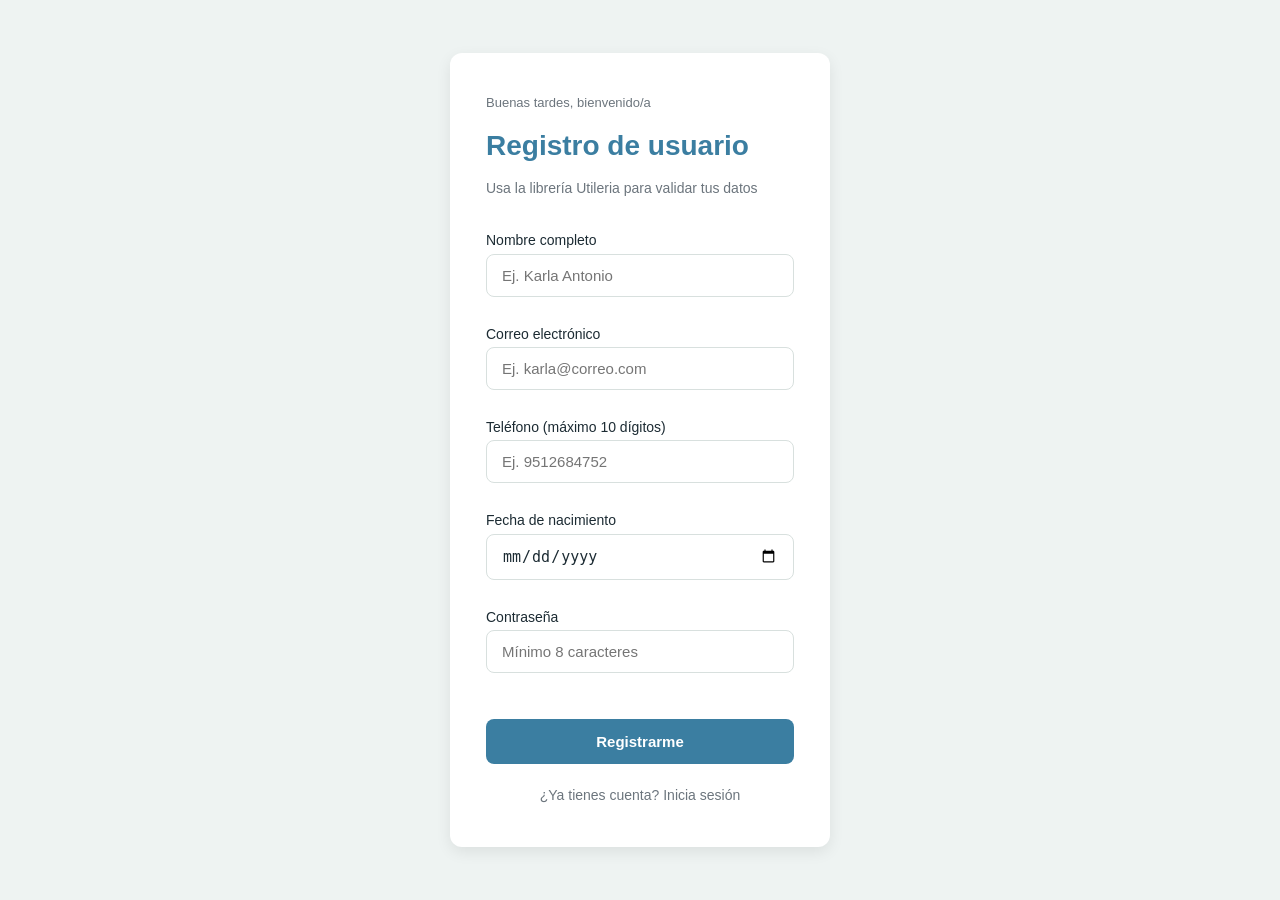
<file: index.html>
<!DOCTYPE html>
<html lang="es">
<head>
<meta charset="UTF-8">
<meta name="viewport" content="width=device-width, initial-scale=1.0">
<title>Utilería - Formulario</title>
<link rel="stylesheet" href="css/styles.css">
</head>
<body>

<div class="contenedor">
  <p class="saludo" id="saludo"></p>
  <h1>Registro de usuario</h1>
  <p class="subtitulo">Usa la librería Utileria para validar tus datos</p>

  <form id="formRegistro" novalidate>
    <label for="nombre">Nombre completo</label>
    <input type="text" id="nombre" placeholder="Ej. Karla Antonio">
    <div class="error" id="errorNombre"></div>

    <label for="correo">Correo electrónico</label>
    <input type="text" id="correo" placeholder="Ej. karla@correo.com">
    <div class="error" id="errorCorreo"></div>

    <label for="telefono">Teléfono (máximo 10 dígitos)</label>
    <input type="text" id="telefono" placeholder="Ej. 9512684752">
    <div class="error" id="errorTelefono"></div>

    <label for="fechaNacimiento">Fecha de nacimiento</label>
    <input type="date" id="fechaNacimiento">
    <div class="error" id="errorFecha"></div>

    <label for="password">Contraseña</label>
    <input type="password" id="password" placeholder="Mínimo 8 caracteres">
    <div class="error" id="errorPassword"></div>
    <div class="error" id="mensajeExito" style="color:#2a9d8f;"></div>

    <button type="submit">Registrarme</button>
  </form>

  <a class="enlace" href="login.html">¿Ya tienes cuenta? Inicia sesión</a>
</div>

<!-- Modal que muestra la edad calculada -->
<div class="modal-fondo" id="modalEdad">
  <div class="modal-caja">
    <h2 id="modalNombre">¡Registro exitoso!</h2>
    <p id="modalTexto">Tu edad calculada es:</p>
    <p style="font-size:2rem; font-weight:bold;" id="modalEdadValor">--</p>
    <p id="modalCumple" style="font-size:0.85rem;"></p>
    <p id="modalZodiaco" style="font-size:0.85rem;"></p>
    <button id="cerrarModal">Cerrar</button>
  </div>
</div>

<script src="js/utileria.js"></script>
<script src="js/index.js"></script>
</body>
</html>
</file>
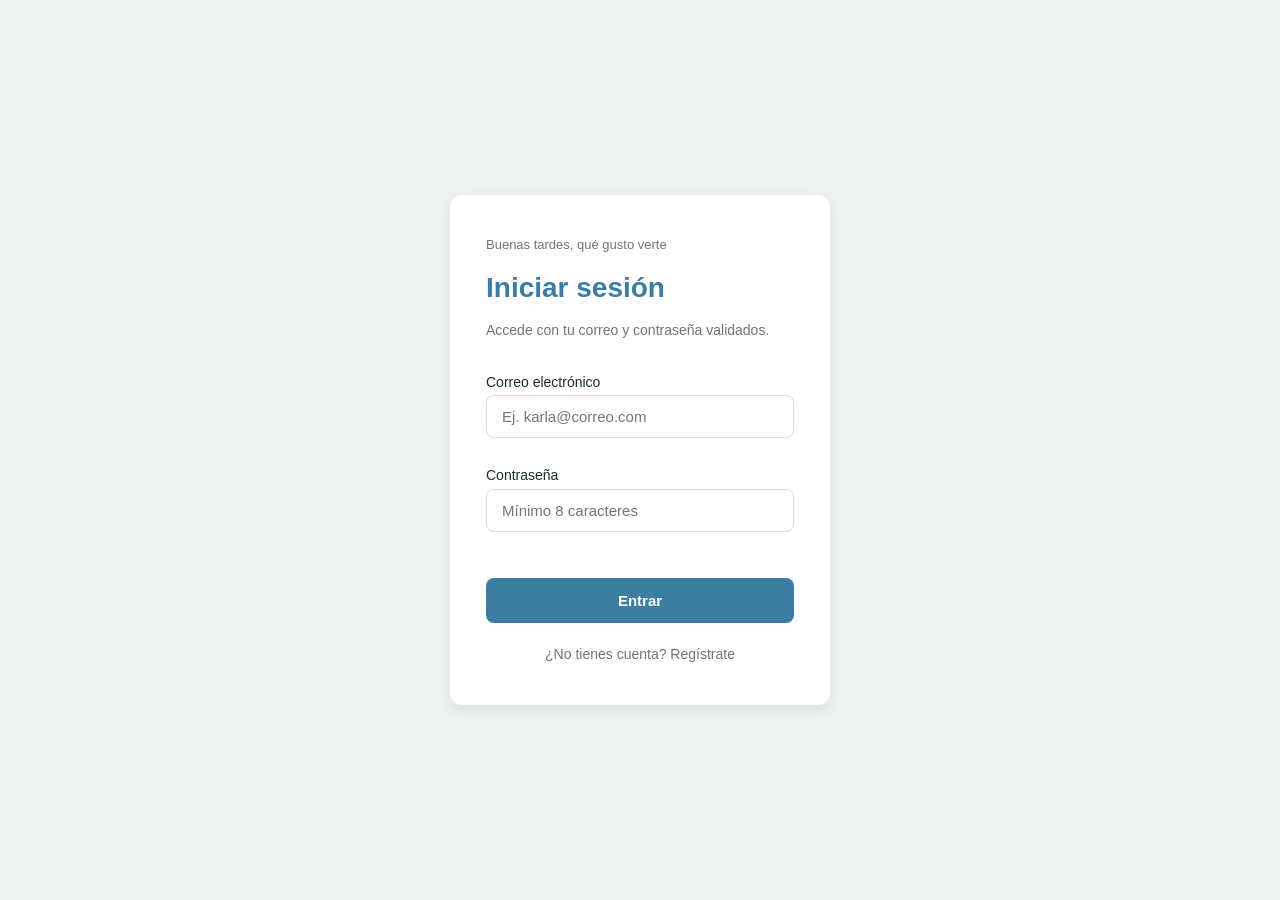
<file: login.html>
<!DOCTYPE html>
<html lang="es">
<head>
<meta charset="UTF-8">
<meta name="viewport" content="width=device-width, initial-scale=1.0">
<title>Utilería - Login</title>
<link rel="stylesheet" href="css/styles.css">
</head>
<body>

<div class="contenedor">
  <p class="saludo" id="saludo"></p>
  <h1>Iniciar sesión</h1>
  <p class="subtitulo">Accede con tu correo y contraseña validados.</p>

  <form id="formLogin" novalidate>
    <label for="correo">Correo electrónico</label>
    <input type="text" id="correo" placeholder="Ej. karla@correo.com">
    <div class="error" id="errorCorreo"></div>

    <label for="password">Contraseña</label>
    <input type="password" id="password" placeholder="Mínimo 8 caracteres">
    <div class="error" id="errorPassword"></div>
    <div class="error" id="mensajeExito" style="color:#2a9d8f;"></div>

    <button type="submit">Entrar</button>
  </form>

  <a class="enlace" href="index.html">¿No tienes cuenta? Regístrate</a>
</div>

<script src="js/utileria.js"></script>
<script src="js/login.js"></script>
</body>
</html>
</file>
<file: css/styles.css>
/*
1. VARIABLES CSS (custom properties)
-proposito: centralizar colores, fuentes y tamaños para facil mantenimiento.
-beneficios: cambios globales desde un solo lugar.
*/
:root{
    --color-primario: #3B7EA1;   /*color principal (azul frio)*/
    --color-secundario: #b82323; /*color acento (rojo, usado en errores)*/
    --color-exito: #2f9e63;      /*color de exito (verde)*/
    --color-fondo: #EEF3F2;      /*color de fondo (gris verdoso claro)*/
    --color-texto: #1C2B33;      /*color texto principal*/
    --color-texto-suave: #6C757D;/*color texto secundario*/
    --color-borde: #D8E0DE;      /*color de bordes sutiles*/
    --color-error-fondo: #FBEAEA;/*fondo de campos invalidos*/
}

/*
2. RESET BASICO
-proposito: eliminar margenes y paddings predeterminados del navegador
-importancia: evita inconsistencias entre navegadores
*/
*{
    margin: 0;
    padding: 0;
    box-sizing: border-box; /*incluye padding y border en el ancho/alto*/
}

/*
3. ESTILOS GENERALES
-tipografia: 'Helvetica Neue' es limpia y legible en pantalla
-fondo: color claro para contraste con la tarjeta
*/
body{
    font-family: 'Helvetica Neue', Arial, sans-serif;
    background-color: var(--color-fondo);
    color: var(--color-texto);
    line-height: 1.6; /*mejora legibilidad en textos largos*/
    min-height: 100vh;
    display: flex;
    align-items: center;
    justify-content: center;
    padding: 40px 20px; /*espaciado externo*/
}

/*
4. CONTENEDOR PRINCIPAL
-max-width: limita el ancho en pantallas grandes
-margin: 0 auto; centra el contenedor horizontalmente
-box-shadow: efecto de elevacion sutil
*/
.contenedor{
    max-width: 380px;
    width: 100%;
    background: white;
    padding: 40px 36px;
    border-radius: 12px; /*bordes redondeados*/
    box-shadow: 0 5px 15px rgba(0, 0, 0, 0.08); /*sombra exterior*/
}

/*
5. ESTILOS DE TIPOGRAFIA
-jerarquia visual: h1 > subtitulo > labels > inputs
-font-weight: negritas para titulos y labels
*/
h1{
    font-size: 28px;
    color: var(--color-primario);
    margin-bottom: 8px;
}

.saludo{
    font-size: 13px;
    color: var(--color-texto-suave);
    margin-bottom: 10px;
}

.subtitulo{
    color: var(--color-texto-suave); /*gris para texto secundario*/
    margin-bottom: 30px;
    font-size: 14px;
}

/*
6. WORDMARK (nombre de la libreria)
-proposito: identidad visual del paquete utileria.js
-color acento: resalta la extension .js
*/
.wordmark{
    display: block;
    text-align: center;
    font-size: 14px;
    color: var(--color-texto-suave);
    margin-bottom: 20px;
}

.wordmark span{
    color: var(--color-primario);
    font-weight: 600;
}

/*
7. GRUPOS DE FORMULARIO
-margin-bottom: espaciado vertical entre grupos
-display: block en labels para ocupar toda la linea
*/
label{
    display: block;
    margin-top: 4px;
    margin-bottom: 2px;
    font-weight: 500; /*semi-negrita*/
    font-size: 14px;
}

/*
8. INPUTS
-transition: efecto suave al hacer focus
-:focus-state: feedback visual al interactuar
*/
input{
    width: 100%;
    padding: 12px 15px;
    font-size: 15px;
    border: 1px solid var(--color-borde);
    border-radius: 8px;
    color: var(--color-texto);
    background: white;
    transition: all 0.3s; /*animacion suave*/
}

input:focus{
    border-color: var(--color-primario);
    outline: none; /*elimina el outline predeterminado*/
    box-shadow: 0 0 0 3px rgba(59, 126, 161, 0.15); /*sombra exterior (efecto glow)*/
}

/*
9. CAMPO INVALIDO
-proposito: distinguir visualmente el campo cuando la validacion falla
-color acento: resalta el error con fondo y borde rojo
*/
input.invalido{
    border-color: var(--color-secundario);
    background: var(--color-error-fondo);
}

/*
10. MENSAJES DE ERROR Y EXITO
-min-height: evita que el formulario "salte" al mostrar/ocultar el mensaje
*/
.error{
    color: var(--color-secundario);
    font-size: 13px;
    margin-top: 6px;
    min-height: 16px;
}

/*
11. BOTON DE ENVIO
-cursor: pointer; cambia el cursor al pasar sobre el boton
-flexbox: centra el texto dentro del boton
-hover-state: efecto al interactuar
*/
button{
    width: 100%;
    margin-top: 2px;
    background-color: var(--color-primario);
    color: white;
    border: none;
    padding: 14px 24px;
    border-radius: 8px;
    font-weight: 600;
    font-size: 15px;
    cursor: pointer;
    transition: background 0.3s;
    display: flex;
    justify-content: center;
    align-items: center;
}

button:hover{
    background-color: #2F6884; /*color mas oscuro al pasar el mouse*/
}

/*
12. ENLACE ENTRE PAGINAS (registro <-> login)
*/
.enlace{
    display: block;
    text-align: center;
    margin-top: 20px;
    color: var(--color-texto-suave);
    text-decoration: none;
    font-size: 14px;
}

.enlace:hover{
    color: var(--color-primario);
}

/*
13. MODAL
-position: fixed; cubre toda la pantalla como fondo oscuro
-flexbox: centra la caja del modal vertical y horizontalmente
*/
.modal-fondo{
    display: none;
    position: fixed;
    top: 0; left: 0;
    width: 100%; height: 100%;
    background: rgba(28, 43, 51, 0.6);
    align-items: center;
    justify-content: center;
}

.modal-fondo.activo{
    display: flex;
}

.modal-caja{
    background: white;
    padding: 32px;
    border-radius: 12px;
    max-width: 300px;
    text-align: center;
    box-shadow: 0 5px 15px rgba(0, 0, 0, 0.15);
}

.modal-caja h2{
    color: var(--color-primario);
    margin-bottom: 8px;
}

.modal-caja p{
    color: var(--color-texto-suave);
    font-size: 14px;
}

#modalEdadValor{
    color: var(--color-exito) !important;
    font-size: 32px;
    font-weight: 700;
}

.modal-caja button{
    margin-top: 16px;
    background-color: transparent;
    color: var(--color-texto-suave);
    border: 1px solid var(--color-borde);
}

.modal-caja button:hover{
    color: var(--color-secundario);
    border-color: var(--color-secundario);
    background-color: transparent;
}
</file>
